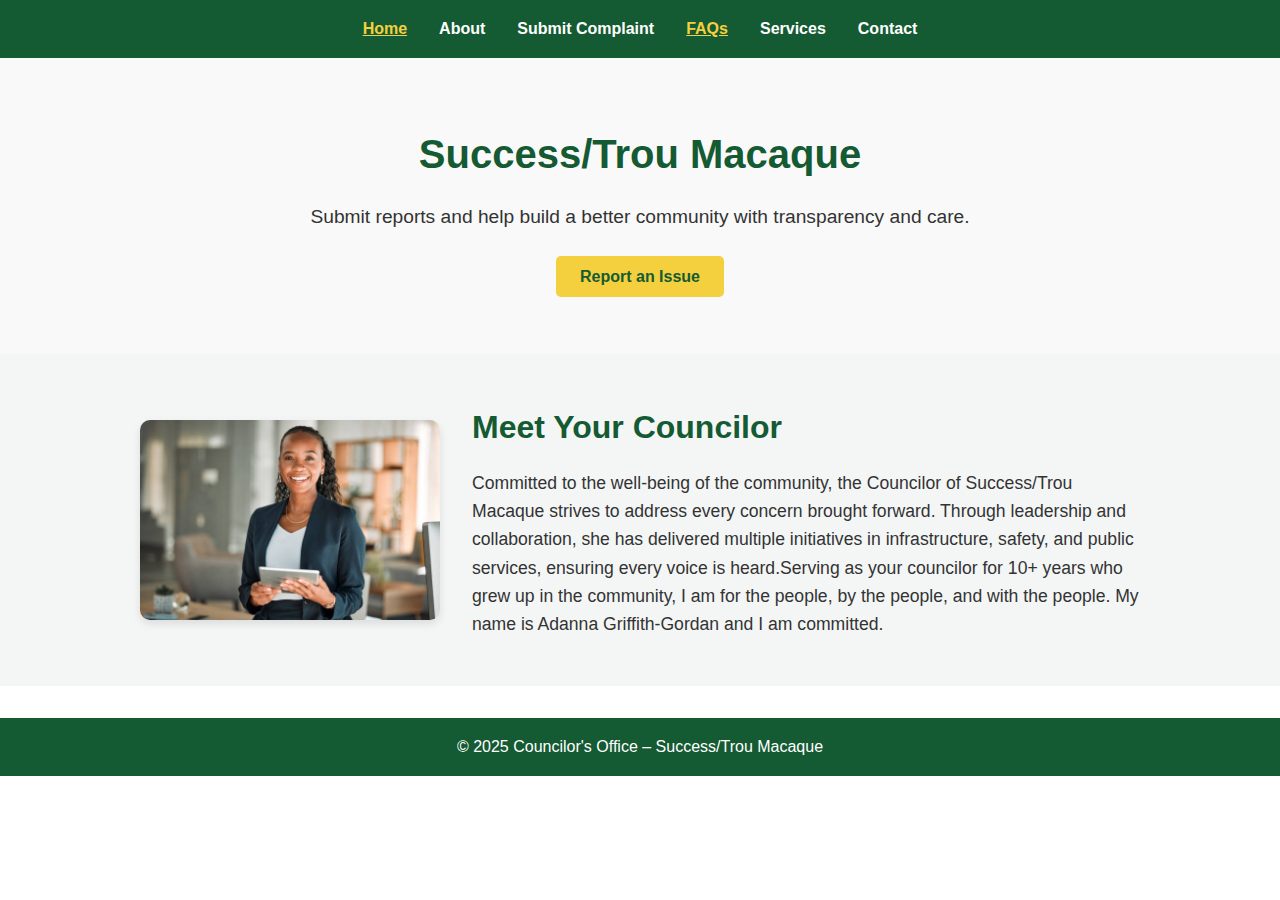
<file: index.html>
<!DOCTYPE html>
<html lang="en">
<head>
  <meta charset="UTF-8" />
  <meta name="viewport" content="width=device-width, initial-scale=1.0" />
  <title>Success/Trou Macaque Councilor | Home</title>
  <link rel="stylesheet" href="index.css" />
</head>
<body>

  <header>
    <nav>
      <ul class="nav-links">
        <li><a href="index.html" class="active">Home</a></li>
        <li><a href="about.html">About</a></li>
        <li><a href="form.html">Submit Complaint</a></li>
        <li><a href="faqs.html" class="active">FAQs</a></li>
        <li><a href="services.html">Services</a></li> <!-- This is the Services link -->
        <li><a href="contact.html">Contact</a></li>
      </ul>
    </nav>
  </header>

  <section class="hero">
    <div class="hero-text">
      <h1> Success/Trou Macaque </h1>
      <p>Submit reports and help build a better community with transparency and care.</p>
      <a href="form.html" class="button">Report an Issue</a>
    </div>
  </section>

  <section class="councilor-intro">
    <div class="intro-container">
      <img src="images/councilor.jpg" alt="Councilor of Success Trou Macaque" class="councilor-photo" />
      <div class="intro-text">
        <h2>Meet Your Councilor</h2>
        <p>
          Committed to the well-being of the community, the Councilor of Success/Trou Macaque strives to address every concern brought forward. Through leadership and collaboration, she has delivered multiple initiatives in infrastructure, safety, and public services, ensuring every voice is heard.Serving as your councilor for 10+ years who grew up in the community, I am for the people, by the people, and with the people. My name is Adanna Griffith-Gordan and I am committed.
        </p>
      </div>
    </div>
  </section>

  <footer>
    <p>&copy; 2025 Councilor's Office – Success/Trou Macaque</p>
  </footer>

</body>
</html>
</file>
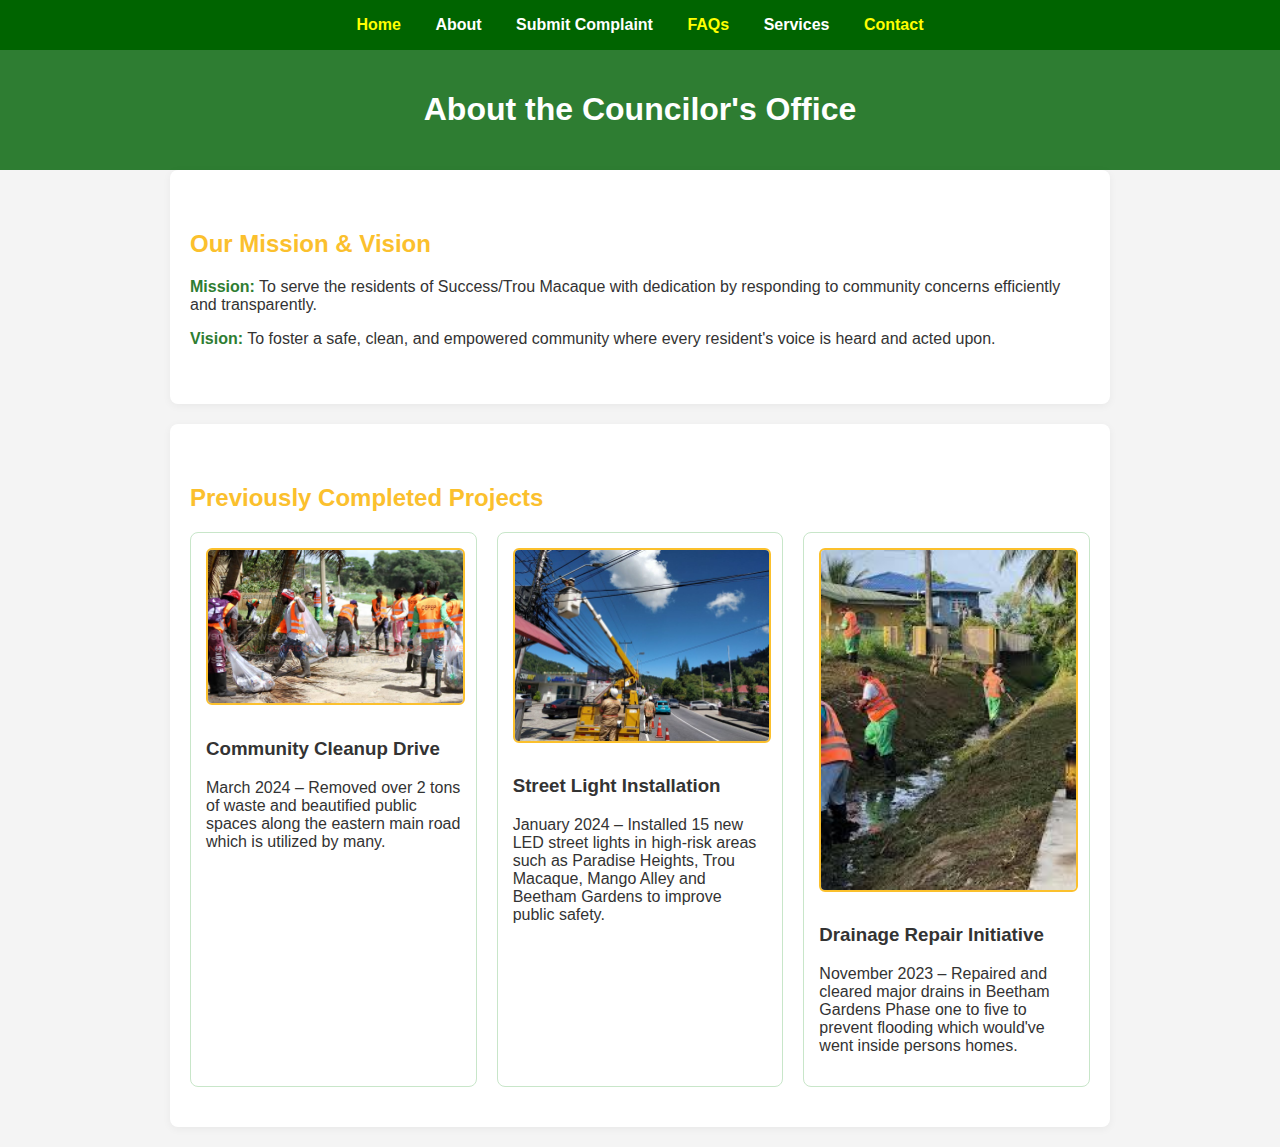
<file: about.html>
<!DOCTYPE html>
<html lang="en">
<head>
  <meta charset="UTF-8" />
  <meta name="viewport" content="width=device-width, initial-scale=1.0"/>
  <title>About – Success/Trou Macaque Councilor</title>
  <link rel="stylesheet" href="about.css" />
</head>
<body>

  <!-- Navbar -->
  <nav>
    <ul class="nav-links">
      <li><a href="index.html" class="active">Home</a></li>
      <li><a href="about.html">About</a></li>
      <li><a href="form.html">Submit Complaint</a></li>
      <li><a href="faqs.html" class="active">FAQs</a></li>
      <li><a href="services.html">Services</a></li> <!-- This is the Services link -->
      <li><a href="contact.html" class="active">Contact</a></li>
    </ul>
  </nav>

  <header>
    <h1>About the Councilor's Office</h1>
  </header>

  <section id="mission-vision">
    <h2>Our Mission & Vision</h2>
    <p><strong>Mission:</strong> To serve the residents of Success/Trou Macaque with dedication by responding to community concerns efficiently and transparently.</p>
    <p><strong>Vision:</strong> To foster a safe, clean, and empowered community where every resident's voice is heard and acted upon.</p>
  </section>

  <section id="projects">
    <h2>Previously Completed Projects</h2>
    <div class="projects">
      <div class="project">
        <img src="images/cleanup.jpg" alt="Community Cleanup" />
        <h3>Community Cleanup Drive</h3>
        <p>March 2024 – Removed over 2 tons of waste and beautified public spaces along the  eastern main road which is utilized by many.</p>
      </div>
      <div class="project">
        <img src="images/streetlights.jpg" alt="Street Lights" />
        <h3>Street Light Installation</h3>
        <p>January 2024 – Installed 15 new LED street lights in high-risk areas such as Paradise Heights, Trou Macaque, Mango Alley and Beetham Gardens to improve public safety.</p>
      </div>
      <div class="project">
        <img src="images/drainage.jpg" alt="Drainage Repair" />
        <h3>Drainage Repair Initiative</h3>
        <p>November 2023 – Repaired and cleared major drains in Beetham Gardens Phase one to five to prevent flooding which would've went inside persons homes.</p>
      </div>
    </div>
  </section>

</body>
</html>
</file>
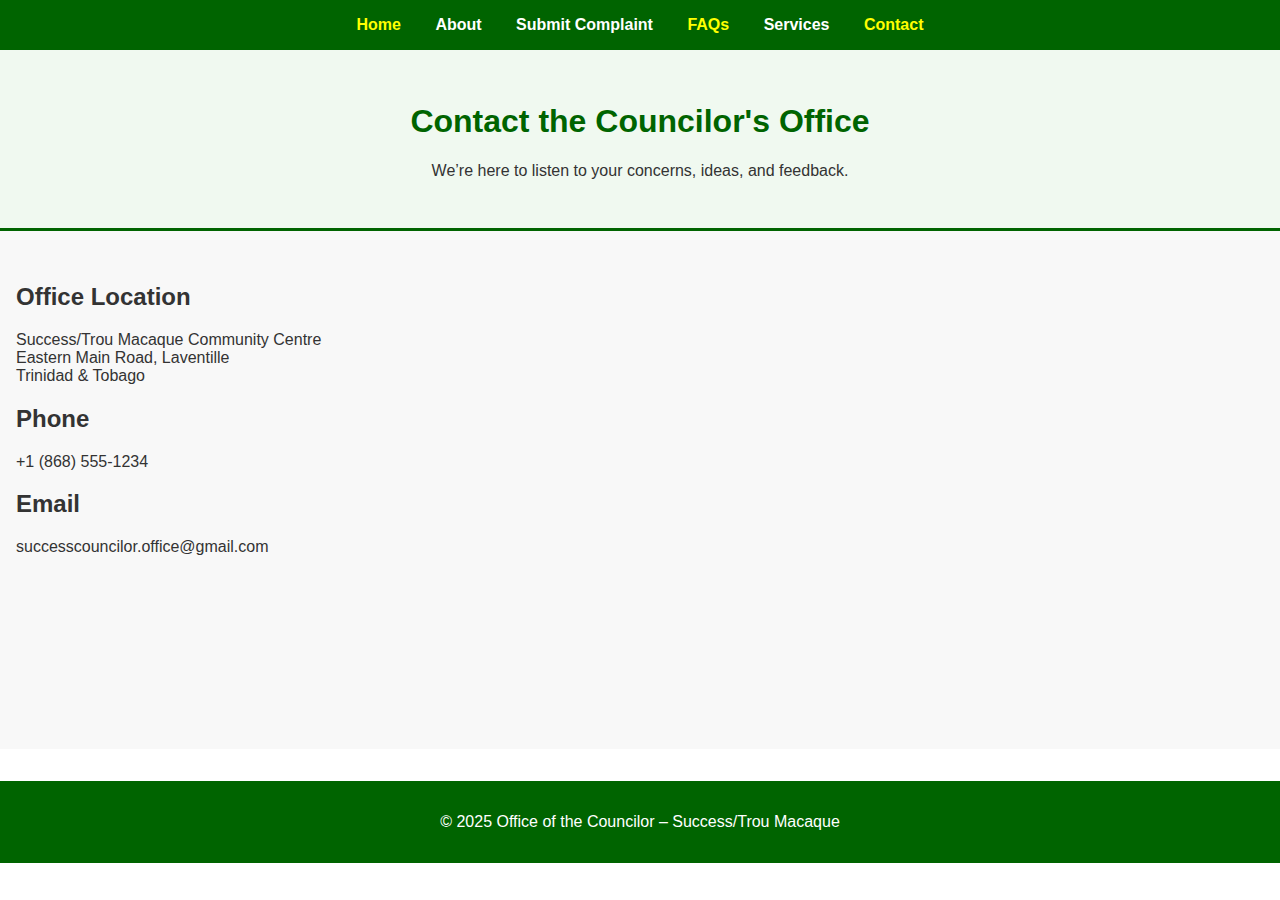
<file: contact.html>
<!DOCTYPE html>
<html lang="en">
<head>
  <meta charset="UTF-8" />
  <meta name="viewport" content="width=device-width, initial-scale=1.0"/>
  <title>Contact – Success/Trou Macaque Councilor</title>
  <link rel="stylesheet" href="contact.css" />
</head>
<body>

  <!-- Navbar -->
  <nav>
    <ul class="nav-links">
      <li><a href="index.html" class="active">Home</a></li>
      <li><a href="about.html">About</a></li>
      <li><a href="form.html">Submit Complaint</a></li>
      <li><a href="faqs.html" class="active">FAQs</a></li>
      <li><a href="services.html">Services</a></li> <!-- This is the Services link -->
      <li><a href="contact.html" class="active">Contact</a></li>
    </ul>
  </nav>

  <!-- Hero Section -->
  <section class="contact-hero">
    <h1>Contact the Councilor's Office</h1>
    <p>We’re here to listen to your concerns, ideas, and feedback.</p>
  </section>

  <!-- Contact Info -->
  <section class="contact-info">
    <div class="contact-details">
      <h2>Office Location</h2>
      <p>Success/Trou Macaque Community Centre<br/>
      Eastern Main Road, Laventille<br/>
      Trinidad & Tobago</p>

      <h2>Phone</h2>
      <p>+1 (868) 555-1234</p>

      <h2>Email</h2>
      <p>successcouncilor.office@gmail.com</p>
    </div>

    <div class="map-container">
      <iframe src="https://www.google.com/maps/embed?pb=!1m18!1m12!1m3!1d3921.1056286573453!2d-61.49186112495993!3d10.648901589492171!2m3!1f0!2f0!3f0!3m2!1i1024!2i768!4f13.1!3m3!1m2!1s0x8c36078b5629446b%3A0xaee6cf08f447c849!2sErica%20Street%2C%20Port%20of%20Spain!5e0!3m2!1sen!2stt!4v1753612431513!5m2!1sen!2stt" width="600" height="450" style="border:0;" allowfullscreen="" loading="lazy" referrerpolicy="no-referrer-when-downgrade">      width="100%"
        height="250"
        style="border:0;"
        allowfullscreen=""
        loading="lazy"
      ></iframe>
    </div>
  </section>


  <footer>
    <p>&copy; 2025 Office of the Councilor – Success/Trou Macaque</p>
  </footer>

</body>
</html>
</file>
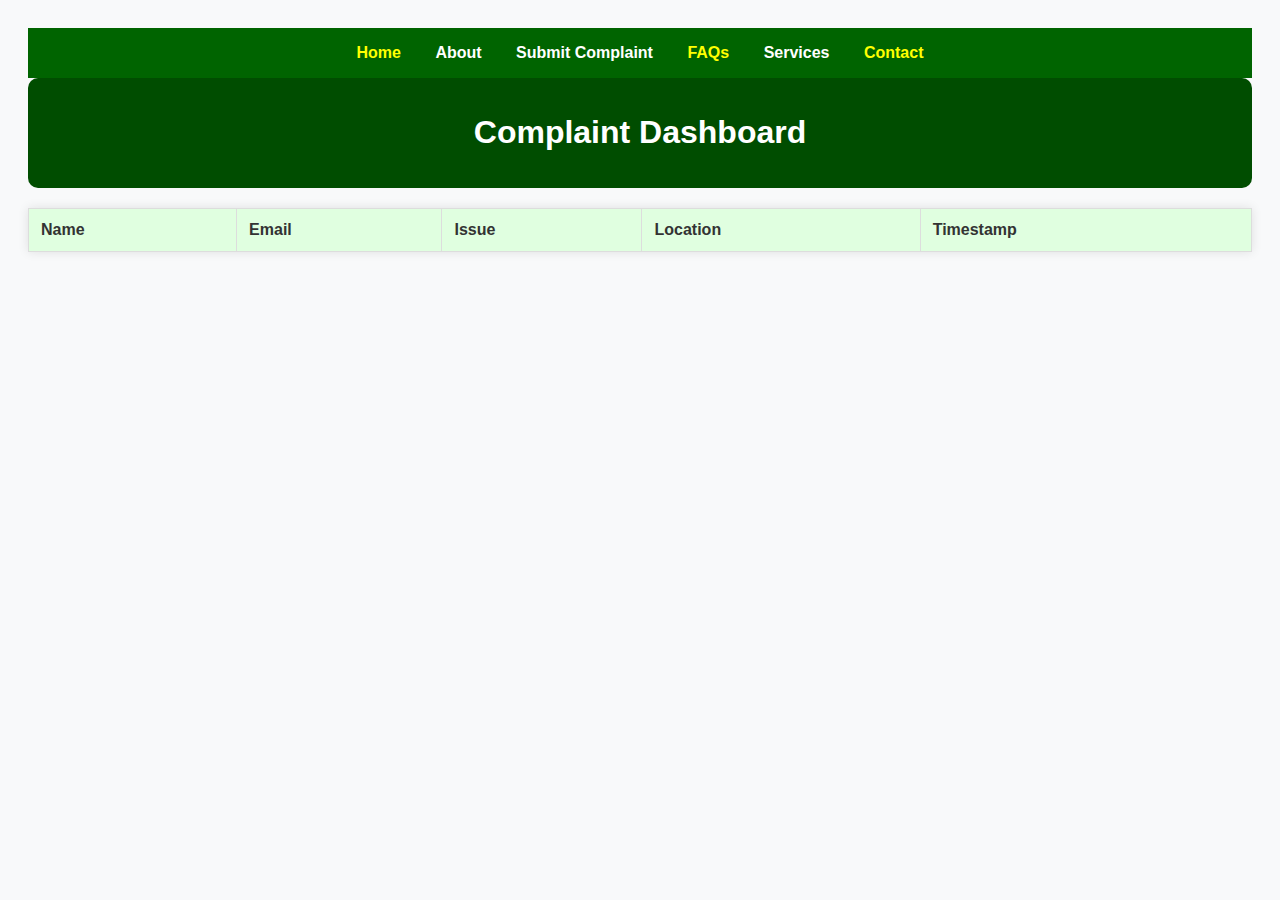
<file: dashboard.html>
<!DOCTYPE html>
<html lang="en">
<head>
  <meta charset="UTF-8">
  <meta name="viewport" content="width=device-width, initial-scale=1">
  <title>Dashboard – Complaints Overview</title>
  <link rel="stylesheet" href="dashboard.css">
</head>
<body>

   <!-- Navbar -->
   <nav>
    <ul class="nav-links">
      <li><a href="index.html" class="active">Home</a></li>
      <li><a href="about.html">About</a></li>
      <li><a href="form.html">Submit Complaint</a></li>
      <li><a href="faqs.html" class="active">FAQs</a></li>
      <li><a href="services.html">Services</a></li> <!-- This is the Services link -->
      <li><a href="contact.html" class="active">Contact</a></li>
    </ul>
  </nav>
  <header>
    <h1>Complaint Dashboard</h1>
  </header>

  <main>
    <table id="complaints-table">
      <thead>
        <tr>
          <th>Name</th>
          <th>Email</th>
          <th>Issue</th>
          <th>Location</th>
          <th>Timestamp</th>
        </tr>
      </thead>
      <tbody></tbody>
    </table>
  </main>

  <script>
    // Fetch complaints from your Apps Script Web App
    fetch("https://script.google.com/macros/s/AKfycbyJQLawLMn1LweKWzI7bQrpVFThj0HB14QlmOkME1M1A1qJk4D4y597aJqBi1SovWM6kA/exec")
      .then(response => response.json())
      .then(data => {
        const tbody = document.querySelector("#complaints-table tbody");
        data.forEach(entry => {
          const row = document.createElement("tr");
          row.innerHTML = `
            <td>${entry.name}</td>
            <td>${entry.email}</td>
            <td>${entry.issue}</td>
            <td>${entry.location}</td>
            <td>${entry.timestamp}</td>
          `;
          tbody.appendChild(row);
        });
      })
      .catch(error => {
        console.error("Error fetching complaint data:", error);
        alert("Failed to load data. Please try again later.");
      });
  </script>
</body>
</html>
</file>
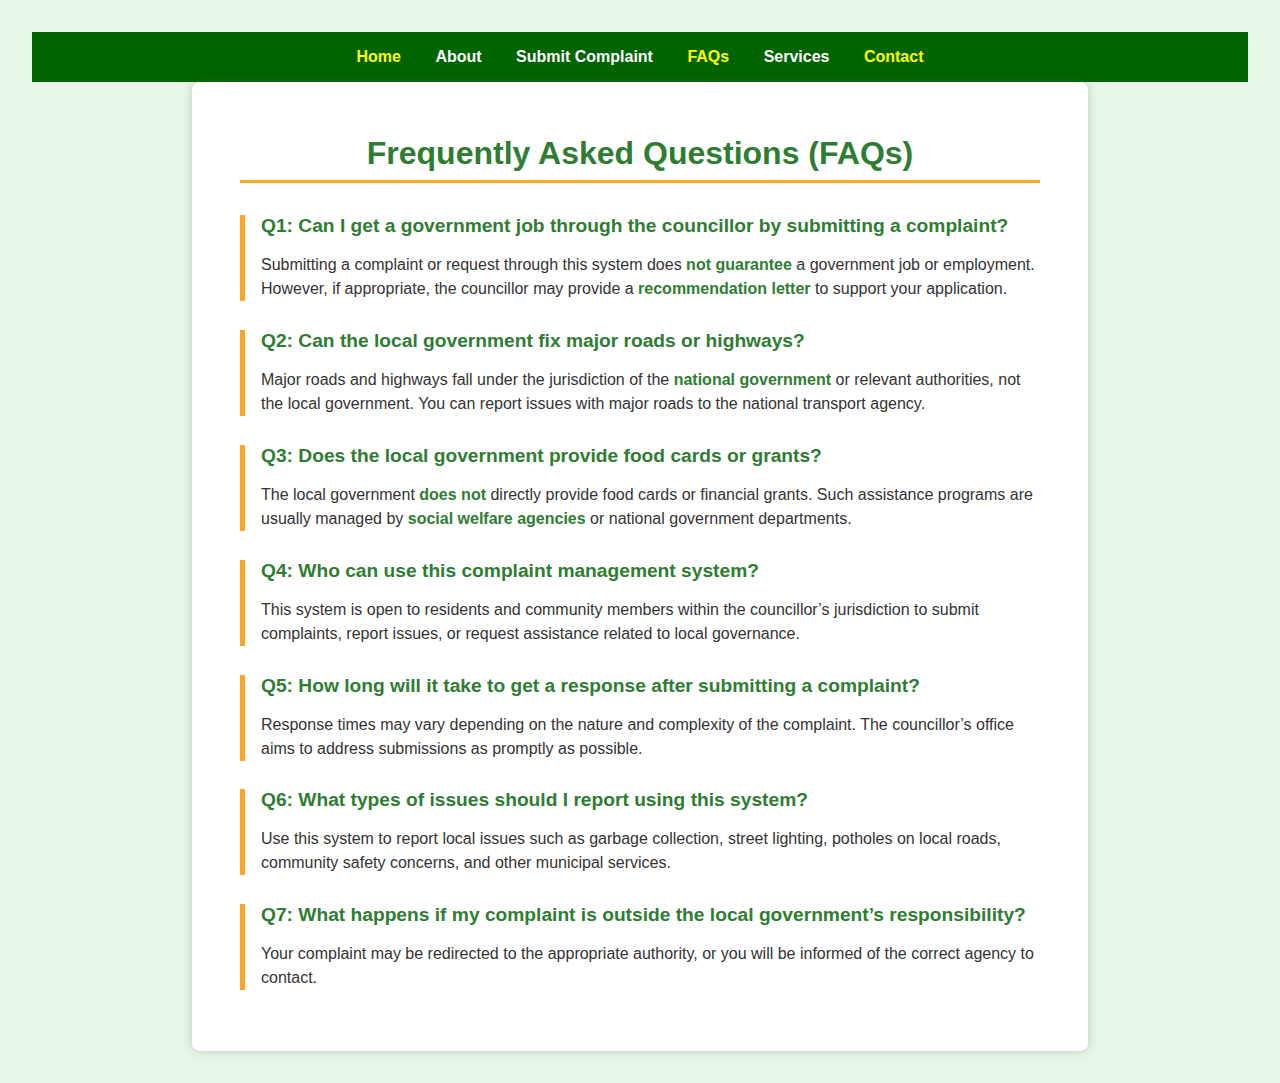
<file: faqs.html>
<!DOCTYPE html>
<html lang="en">
<head>
  <meta charset="UTF-8" />
  <meta name="viewport" content="width=device-width, initial-scale=1" />
  <title>FAQs | Complaint Management System</title>
  <link rel="stylesheet" href="faqs.css" />
</head>
<body>

    <!-- Navbar -->
   <nav>
    <ul class="nav-links">
      <li><a href="index.html" class="active">Home</a></li>
      <li><a href="about.html">About</a></li>
      <li><a href="form.html">Submit Complaint</a></li>
      <li><a href="faqs.html" class="active">FAQs</a></li>
      <li><a href="services.html">Services</a></li> <!-- This is the Services link -->
      <li><a href="contact.html" class="active">Contact</a></li>
    </ul>
  </nav>

  <main class="faq-container">
    <h1>Frequently Asked Questions (FAQs)</h1>

    <section class="faq-item">
      <h2>Q1: Can I get a government job through the councillor by submitting a complaint?</h2>
      <p>Submitting a complaint or request through this system does <strong>not guarantee</strong> a government job or employment. However, if appropriate, the councillor may provide a <strong>recommendation letter</strong> to support your application.</p>
    </section>

    <section class="faq-item">
      <h2>Q2: Can the local government fix major roads or highways?</h2>
      <p>Major roads and highways fall under the jurisdiction of the <strong>national government</strong> or relevant authorities, not the local government. You can report issues with major roads to the national transport agency.</p>
    </section>

    <section class="faq-item">
      <h2>Q3: Does the local government provide food cards or grants?</h2>
      <p>The local government <strong>does not</strong> directly provide food cards or financial grants. Such assistance programs are usually managed by <strong>social welfare agencies</strong> or national government departments.</p>
    </section>

    <section class="faq-item">
      <h2>Q4: Who can use this complaint management system?</h2>
      <p>This system is open to residents and community members within the councillor’s jurisdiction to submit complaints, report issues, or request assistance related to local governance.</p>
    </section>

    <section class="faq-item">
      <h2>Q5: How long will it take to get a response after submitting a complaint?</h2>
      <p>Response times may vary depending on the nature and complexity of the complaint. The councillor’s office aims to address submissions as promptly as possible.</p>
    </section>

    

    <section class="faq-item">
      <h2>Q6: What types of issues should I report using this system?</h2>
      <p>Use this system to report local issues such as garbage collection, street lighting, potholes on local roads, community safety concerns, and other municipal services.</p>
    </section>

    <section class="faq-item">
      <h2>Q7: What happens if my complaint is outside the local government’s responsibility?</h2>
      <p>Your complaint may be redirected to the appropriate authority, or you will be informed of the correct agency to contact.</p>
    </section>

  </main>
</body>
</html>
</file>
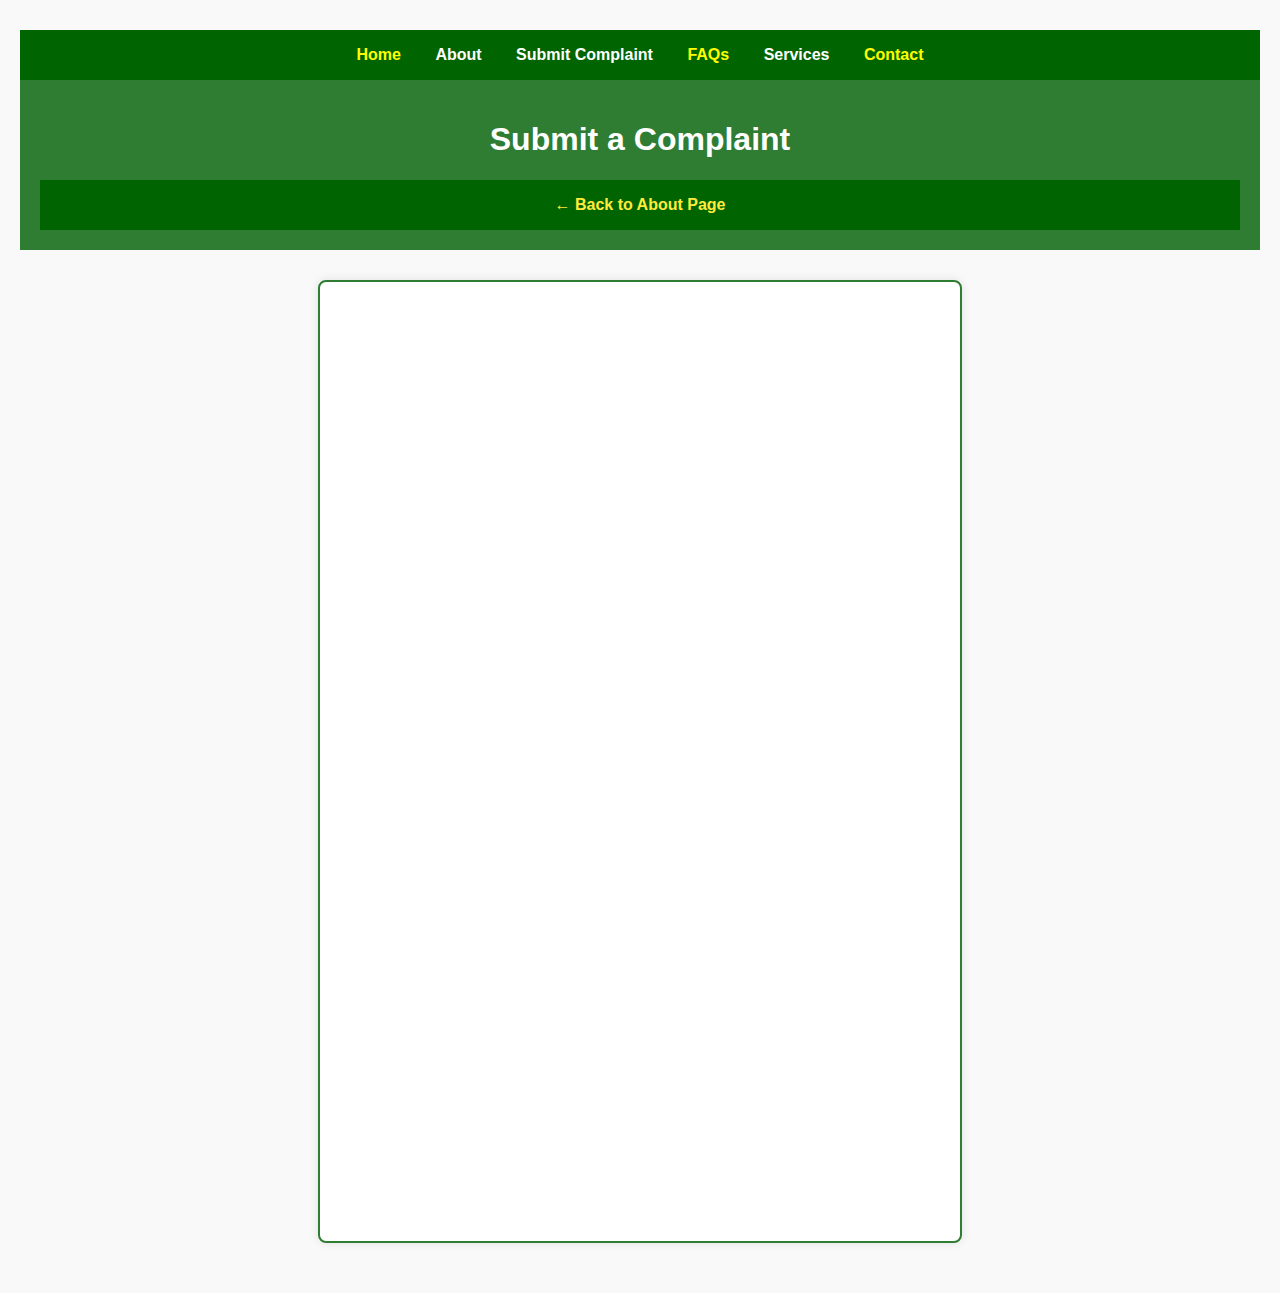
<file: form.html>
<!DOCTYPE html>
<html lang="en">
<head>
  <meta charset="UTF-8" />
  <meta name="viewport" content="width=device-width, initial-scale=1.0"/>
  <title>Submit a Complaint – Success/Trou Macaque Councilor</title>
  <link rel="stylesheet" href="form.css" />
</head>
<body>

  <!-- Navbar -->
  <nav>
    <ul class="nav-links">
      <li><a href="index.html" class="active">Home</a></li>
      <li><a href="about.html">About</a></li>
      <li><a href="form.html">Submit Complaint</a></li>
      <li><a href="faqs.html" class="active">FAQs</a></li>
      <li><a href="services.html">Services</a></li>
      <li><a href="contact.html" class="active">Contact</a></li>
    </ul>
  </nav>

  <header>
    <h1>Submit a Complaint</h1>
    <nav>
      <a href="about.html">← Back to About Page</a>
    </nav>
  </header>

  <main>
    <iframe src="https://docs.google.com/forms/d/e/1FAIpQLSd8TPZLI51jS9XAUjDBiLClG6920Zrrk_HEzp6fHQzbLUWXoA/viewform?embedded=true"
            width="100%" height="915" frameborder="0"
            marginheight="0" marginwidth="0">
      Loading…
    </iframe>
  </main>

</body>
</html>
</file>
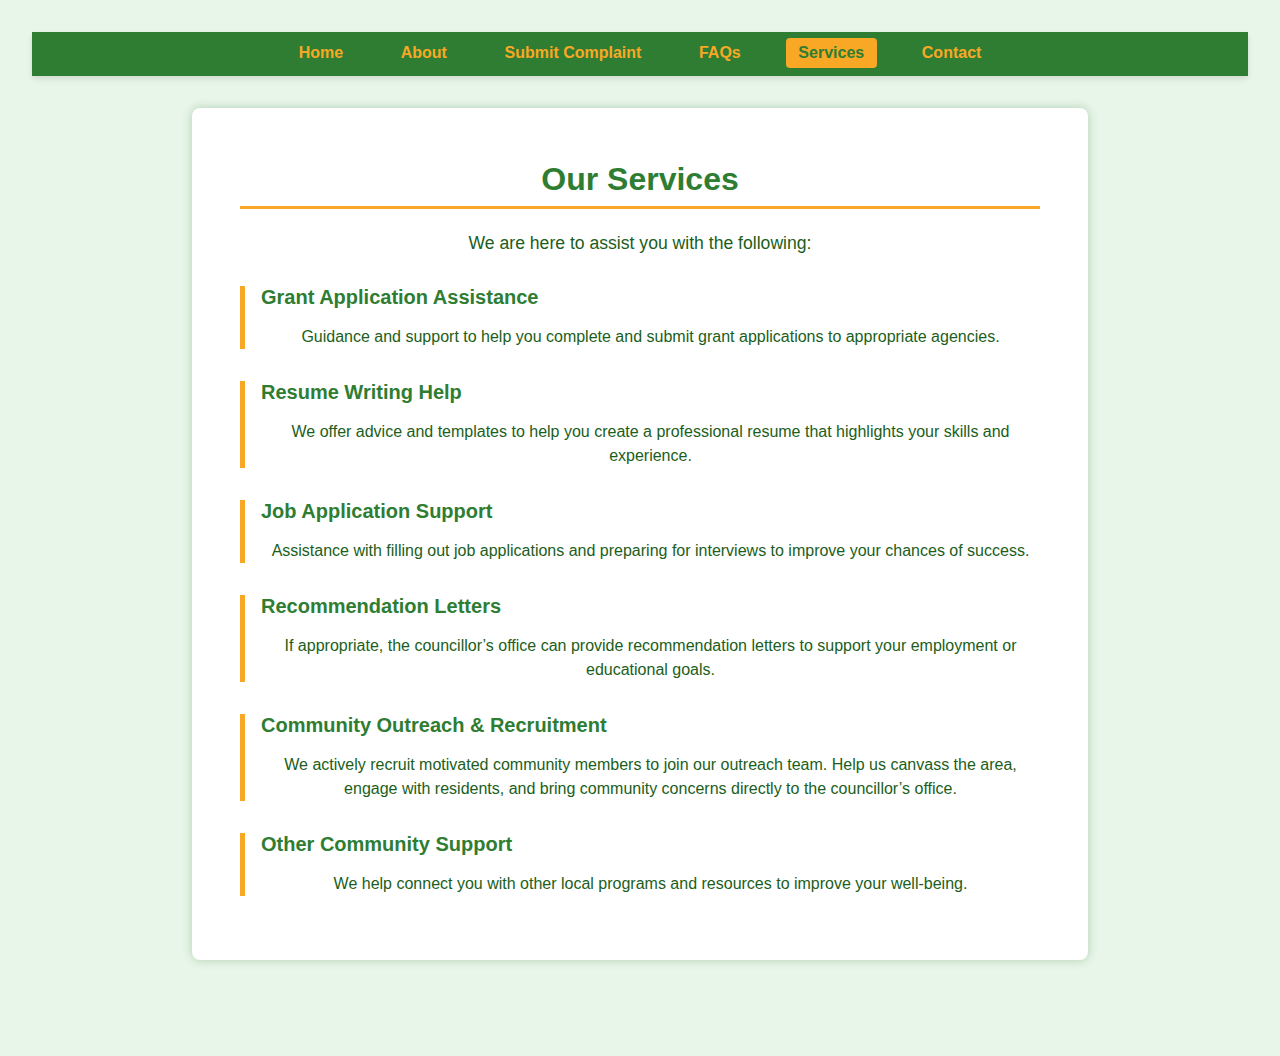
<file: services.html>
<!DOCTYPE html>
<html lang="en">
<head>
  <meta charset="UTF-8" />
  <meta name="viewport" content="width=device-width, initial-scale=1" />
  <title>Services | Complaint Management System</title>
  <link rel="stylesheet" href="services.css" />
</head>
<body>
  <nav class="main-nav">
    <ul>
      <li><a href="index.html">Home</a></li>
      <li><a href="about.html">About</a></li>
      <li><a href="submit-complaint.html">Submit Complaint</a></li>
      <li><a href="faqs.html">FAQs</a></li>
      <li><a href="services.html" class="active">Services</a></li>
      <li><a href="contact.html">Contact</a></li>
    </ul>
  </nav>

  <main class="services-container">
    <h1>Our Services</h1>
    <p>We are here to assist you with the following:</p>

    <section class="service-item">
      <h2>Grant Application Assistance</h2>
      <p>Guidance and support to help you complete and submit grant applications to appropriate agencies.</p>
    </section>

    <section class="service-item">
      <h2>Resume Writing Help</h2>
      <p>We offer advice and templates to help you create a professional resume that highlights your skills and experience.</p>
    </section>

    <section class="service-item">
      <h2>Job Application Support</h2>
      <p>Assistance with filling out job applications and preparing for interviews to improve your chances of success.</p>
    </section>

    <section class="service-item">
      <h2>Recommendation Letters</h2>
      <p>If appropriate, the councillor’s office can provide recommendation letters to support your employment or educational goals.</p>
    </section>

    <section class="service-item">
      <h2>Community Outreach & Recruitment</h2>
      <p>We actively recruit motivated community members to join our outreach team. Help us canvass the area, engage with residents, and bring community concerns directly to the councillor’s office.</p>
    </section>

    <section class="service-item">
      <h2>Other Community Support</h2>
      <p>We help connect you with other local programs and resources to improve your well-being.</p>
    </section>
  </main>
</body>
</html>
</file>
<file: about.css>
body {
    font-family: Arial, sans-serif;
    margin: 0;
    background-color: #f4f4f4;
    color: #333;
  }
  
  nav {
    background-color: #006400;
    padding: 1em;
    text-align: center;
  }
  
  .nav-links {
    list-style: none;
    padding: 0;
    margin: 0;
  }
  
  .nav-links li {
    display: inline-block;
    margin: 0 15px;
  }
  
  .nav-links a {
    color: white;
    text-decoration: none;
    font-weight: bold;
  }
  
  .nav-links a.active,
  .nav-links a:hover {
    color: #ffff00; /* Yellow for hover and active */
  }
  
  header {
    background-color: #2E7D32; /* deep green */
    color: white;
    padding: 20px;
    text-align: center;
  }
  
  section {
    padding: 40px 20px;
    max-width: 900px;
    margin: auto;
    background-color: white;
    margin-bottom: 20px;
    border-radius: 8px;
    box-shadow: 0 2px 8px rgba(0,0,0,0.05);
  }
  
  h2 {
    color: #FBC02D; /* vibrant yellow */
  }
  
  .projects {
    display: grid;
    grid-template-columns: repeat(auto-fit, minmax(260px, 1fr));
    gap: 20px;
    margin-top: 20px;
  }
  
  .project {
    background-color: #ffffff;
    border: 1px solid #C8E6C9; /* soft green border */
    padding: 15px;
    border-radius: 8px;
    transition: box-shadow 0.3s ease;
  }
  
  .project:hover {
    box-shadow: 0 0 10px rgba(46,125,50,0.2); /* subtle green glow */
  }
  
  .project img {
    width: 100%;
    border-radius: 6px;
    margin-bottom: 10px;
    border: 2px solid #FBC02D; /* yellow border around image */
  }
  
  p strong {
    color: #2E7D32; /* green accent for labels */
  }
</file>
<file: contact.css>
/* General Styles */
body {
    font-family: Arial, sans-serif;
    margin: 0;
    background-color: #ffffff;
    color: #333;
  }
  
  nav {
    background-color: #006400;
    padding: 1em;
    text-align: center;
  }
  
  .nav-links {
    list-style: none;
    padding: 0;
    margin: 0;
  }
  
  .nav-links li {
    display: inline-block;
    margin: 0 15px;
  }
  
  .nav-links a {
    color: white;
    text-decoration: none;
    font-weight: bold;
  }
  
  .nav-links a.active,
  .nav-links a:hover {
    color: #ffff00; /* Yellow for hover and active */
  }
  
  /* Hero Section */
  .contact-hero {
    background-color: #f0f9f0;
    text-align: center;
    padding: 2em 1em;
    border-bottom: 3px solid #006400;
  }
  
  .contact-hero h1 {
    color: #006400;
  }
  
  .contact-info {
    display: flex;
    flex-wrap: wrap;
    justify-content: space-around;
    padding: 2em 1em;
    background-color: #f8f8f8;
  }
  
  .contact-details {
    flex: 1;
    min-width: 280px;
    margin-right: 2em;
  }
  
  .map-container {
    flex: 1;
    min-width: 280px;
  }
  
  /* Form Section */
  .contact-form {
    padding: 2em 1em;
    text-align: center;
  }
  
  .contact-form form {
    max-width: 500px;
    margin: auto;
    display: flex;
    flex-direction: column;
  }
  
  .contact-form input,
  .contact-form textarea {
    margin: 10px 0;
    padding: 10px;
    border: 1px solid #ccc;
    border-radius: 5px;
  }
  
  .contact-form button {
    background-color: #006400;
    color: white;
    border: none;
    padding: 12px;
    border-radius: 5px;
    cursor: pointer;
    font-weight: bold;
  }
  
  .contact-form button:hover {
    background-color: #228b22;
  }
  
  /* Footer */
  footer {
    background-color: #006400;
    color: white;
    text-align: center;
    padding: 1em;
    margin-top: 2em;
  }
</file>
<file: dashboard.css>
body {
    font-family: Arial, sans-serif;
    background: #f8f9fa;
    padding: 20px;
  }
  
  nav {
    background-color: #006400;
    padding: 1em;
    text-align: center;
  }
  
  .nav-links {
    list-style: none;
    padding: 0;
    margin: 0;
  }
  
  .nav-links li {
    display: inline-block;
    margin: 0 15px;
  }
  
  .nav-links a {
    color: white;
    text-decoration: none;
    font-weight: bold;
  }
  
  .nav-links a.active,
  .nav-links a:hover {
    color: #ffff00; /* Yellow for hover and active */
  }
  
  header {
    text-align: center;
    background-color: #004d00;
    color: white;
    padding: 15px;
    border-radius: 10px;
  }
  
  table {
    width: 100%;
    border-collapse: collapse;
    margin-top: 20px;
    background: white;
    box-shadow: 0 0 10px rgba(0,0,0,0.1);
  }
  
  th, td {
    padding: 12px;
    border: 1px solid #ddd;
    text-align: left;
  }
  
  th {
    background-color: #e0ffe0;
    color: #333;
  }
</file>
<file: faqs.css>
/* Colors: Green, Yellow, White */
:root {
    --green: #2e7d32;
    --yellow: #f9a825;
    --white: #ffffff;
    --background: #e8f5e9;
    --text-dark: #1b5e20;
  }
  
  body {
    font-family: 'Segoe UI', Tahoma, Geneva, Verdana, sans-serif;
    background-color: var(--background);
    color: var(--text-dark);
    margin: 0;
    padding: 2rem;
  }

  nav {
    background-color: #006400;
    padding: 1em;
    text-align: center;
  }
  
  .nav-links {
    list-style: none;
    padding: 0;
    margin: 0;
  }
  
  .nav-links li {
    display: inline-block;
    margin: 0 15px;
  }
  
  .nav-links a {
    color: white;
    text-decoration: none;
    font-weight: bold;
  }
  
  .nav-links a.active,
  .nav-links a:hover {
    color: #ffff00; /* Yellow for hover and active */
  }
  
  .faq-container {
    max-width: 800px;
    margin: 0 auto;
    background-color: var(--white);
    border-radius: 8px;
    box-shadow: 0 0 10px rgba(46, 125, 50, 0.3);
    padding: 2rem 3rem;
  }
  
  h1 {
    color: var(--green);
    text-align: center;
    margin-bottom: 2rem;
    border-bottom: 3px solid var(--yellow);
    padding-bottom: 0.5rem;
  }
  
  .faq-item {
    margin-bottom: 1.8rem;
    border-left: 5px solid var(--yellow);
    padding-left: 1rem;
  }
  
  .faq-item h2 {
    color: var(--green);
    font-size: 1.2rem;
    margin-bottom: 0.5rem;
  }
  
  .faq-item p {
    font-size: 1rem;
    line-height: 1.5;
    color: #333;
  }
  
  strong {
    color: var(--green);
  }
</file>
<file: form.css>
body {
  font-family: Arial, sans-serif;
  background-color: #f9f9f9;
  color: #333;
  padding: 20px;
  margin: 0;
}

nav {
  background-color: #006400;
  padding: 1em;
  text-align: center;
}

.nav-links {
  list-style: none;
  padding: 0;
  margin: 0;
}

.nav-links li {
  display: inline-block;
  margin: 0 15px;
}

.nav-links a {
  color: white;
  text-decoration: none;
  font-weight: bold;
}

.nav-links a.active,
.nav-links a:hover {
  color: #ffff00; /* Yellow for hover and active */
}

header {
  background-color: #2e7d32; /* Deep Green */
  color: white;
  padding: 20px;
  text-align: center;
}

nav {
  margin-top: 10px;
  text-align: center;
}

nav a {
  color: #ffeb3b; /* Yellow */
  text-decoration: none;
  font-weight: bold;
}

main {
  max-width: 600px;
  margin: 30px auto;
  background-color: white;
  padding: 20px;
  border: 2px solid #2e7d32;
  border-radius: 8px;
  box-shadow: 0 0 10px rgba(0, 0, 0, 0.1);
}

form {
  display: flex;
  flex-direction: column;
}

label {
  margin-top: 15px;
  font-weight: bold;
}

input, select, textarea {
  padding: 10px;
  margin-top: 5px;
  border: 1px solid #ccc;
  border-radius: 4px;
}

button {
  margin-top: 20px;
  padding: 12px;
  background-color: #2e7d32;
  color: white;
  border: none;
  border-radius: 4px;
  font-weight: bold;
  cursor: pointer;
}

button:hover {
  background-color: #256428;
}

#confirmationMessage {
  background-color: #e6ffe6;
  padding: 20px;
  border: 1px solid #4caf50;
  border-radius: 6px;
  text-align: center;
  color: #2e7d32;
  font-weight: bold;
}
</file>
<file: services.css>
/* Colors: Green, Yellow, White */
:root {
    --green: #2e7d32;
    --yellow: #f9a825;
    --white: #ffffff;
    --background: #e8f5e9;
    --text-dark: #1b5e20;
  }
  
  body {
    font-family: 'Segoe UI', Tahoma, Geneva, Verdana, sans-serif;
    background-color: var(--background);
    color: var(--text-dark);
    margin: 0;
    padding: 2rem;
  }
  
  /* Navigation Bar */
  .main-nav {
    background-color: var(--green);
    padding: 0.8rem 2rem;
    box-shadow: 0 3px 6px rgba(0,0,0,0.1);
  }
  
  .main-nav ul {
    list-style: none;
    margin: 0;
    padding: 0;
    display: flex;
    gap: 2rem;
    justify-content: center;
  }
  
  .main-nav ul li a {
    color: var(--yellow);
    text-decoration: none;
    font-weight: 600;
    font-size: 1rem;
    padding: 0.4rem 0.8rem;
    border-radius: 4px;
    transition: background-color 0.3s ease;
  }
  
  .main-nav ul li a:hover {
    background-color: var(--yellow);
    color: var(--green);
  }
  
  .main-nav ul li a.active {
    background-color: var(--yellow);
    color: var(--green);
    font-weight: 700;
  }
  
  /* Main Container */
  .services-container {
    max-width: 800px;
    margin: 2rem auto 4rem;
    background-color: var(--white);
    padding: 2rem 3rem;
    border-radius: 8px;
    box-shadow: 0 0 10px rgba(46, 125, 50, 0.3);
    color: var(--text-dark);
  }
  
  .services-container h1 {
    color: var(--green);
    text-align: center;
    margin-bottom: 1.5rem;
    border-bottom: 3px solid var(--yellow);
    padding-bottom: 0.5rem;
  }
  
  .services-container p {
    font-size: 1.1rem;
    text-align: center;
    margin-bottom: 2rem;
  }
  
  .service-item {
    margin-bottom: 1.8rem;
    border-left: 5px solid var(--yellow);
    padding-left: 1rem;
  }
  
  .service-item h2 {
    color: var(--green);
    font-size: 1.25rem;
    margin-bottom: 0.5rem;
  }
  
  .service-item p {
    font-size: 1rem;
    line-height: 1.5;
  }
</file>
<file: index.css>
/* General Reset */
* {
    margin: 0;
    padding: 0;
    box-sizing: border-box;
    font-family: Arial, sans-serif;
  }
  
  body {
    background-color: #ffffff;
    color: #333;
    line-height: 1.6;
  }
  
  nav {
    background-color: #145a32; /* deep green */
    padding: 1rem;
    text-align: center;
  }
  
  .nav-links {
    list-style: none;
    display: flex;
    justify-content: center;
    gap: 2rem;
  }
  
  .nav-links a {
    color: white;
    text-decoration: none;
    font-weight: bold;
  }
  
  .nav-links a:hover,
  .nav-links a.active {
    color: #f4d03f; /* yellow */
    text-decoration: underline;
  }
  
  /* Hero Section */
  .hero {
    background-color: #f9f9f9;
    padding: 4rem 2rem;
    text-align: center;
  }
  
  .hero-text h1 {
    font-size: 2.5rem;
    color: #145a32;
    margin-bottom: 1rem;
  }
  
  .hero-text p {
    font-size: 1.2rem;
    margin-bottom: 2rem;
  }
  
  .button {
    background-color: #f4d03f;
    color: #145a32;
    padding: 0.75rem 1.5rem;
    border: none;
    border-radius: 5px;
    text-decoration: none;
    font-weight: bold;
  }
  
  .button:hover {
    background-color: #d4ac0d;
  }
  
  /* Councilor Intro Section */
  .councilor-intro {
    background-color: #f4f6f6;
    padding: 3rem 1rem;
  }
  
  .intro-container {
    display: flex;
    flex-wrap: wrap;
    align-items: center;
    max-width: 1000px;
    margin: auto;
    gap: 2rem;
  }
  
  .councilor-photo {
    width: 300px;
    height: auto;
    border-radius: 10px;
    box-shadow: 0 4px 8px rgba(0,0,0,0.1);
  }
  
  .intro-text {
    flex: 1;
  }
  
  .intro-text h2 {
    color: #145a32;
    font-size: 2rem;
    margin-bottom: 1rem;
  }
  
  .intro-text p {
    font-size: 1.1rem;
    color: #333;
  }
  
  /* Footer */
  footer {
    background-color: #145a32;
    color: white;
    text-align: center;
    padding: 1rem;
    margin-top: 2rem;
  }
</file>
